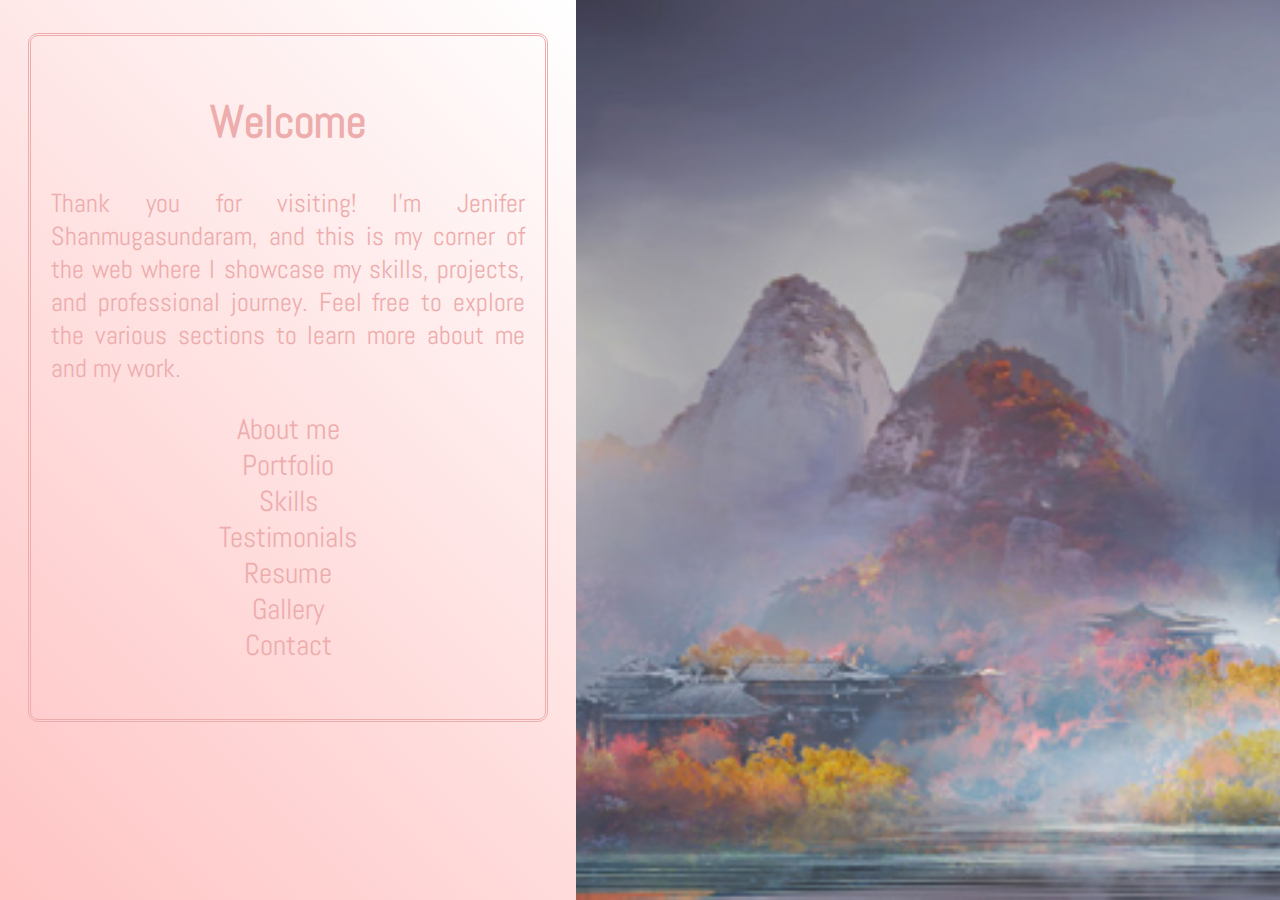
<file: index.html>
<html>
<head>
<link rel="icon" type="image/x-icon" href="assets/icon.png">
<meta name="viewport" content="width=device-width, initial-scale=1.0">
<title>Jenifer Shanmugasundaram</title>
</head>
<frameset cols="45%, 55%" frameborder="0" border="0" framespacing="0">
<frame src="top1.html" name="top" noresize>
<frame src="wel.html" name="right" frameborder="0" noresize>
</frameset>
</frameset>
</html>
</file>
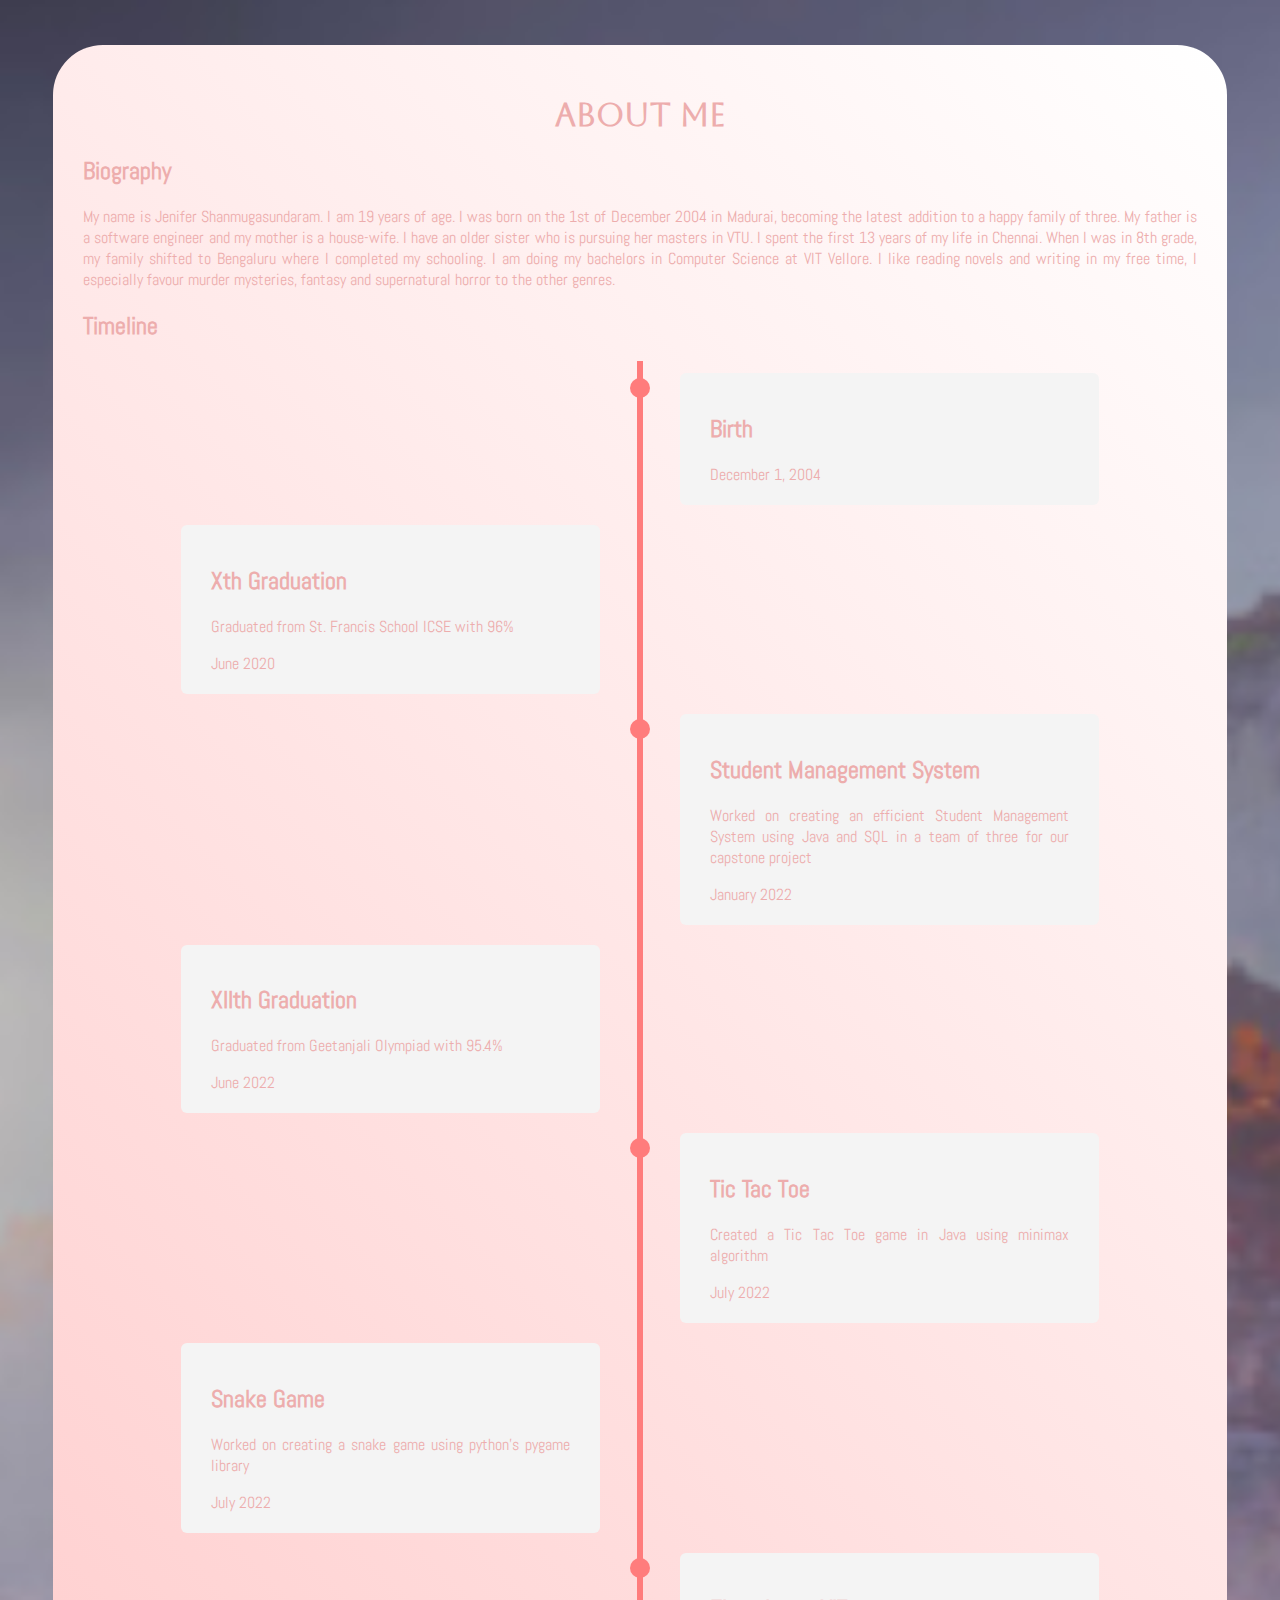
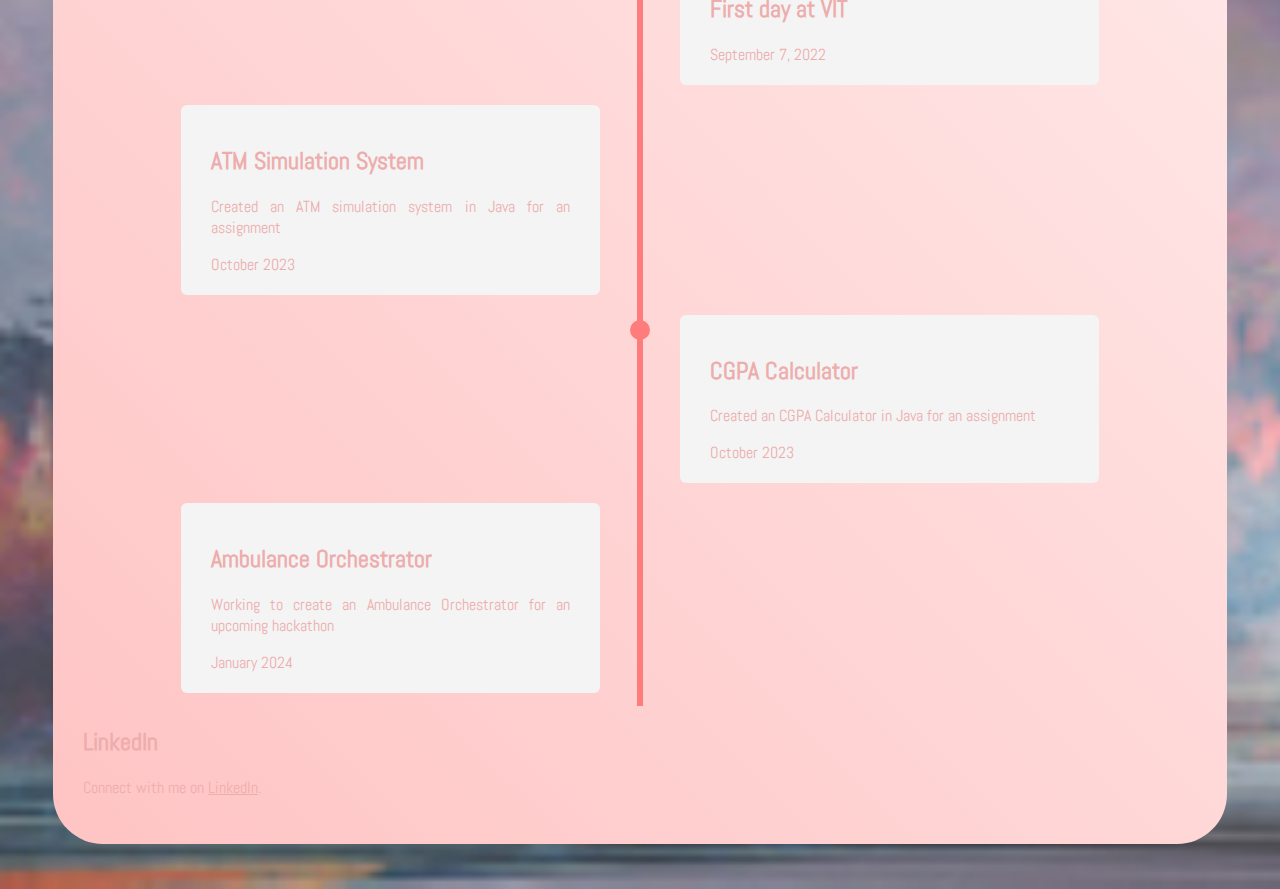
<file: about.html>
<html>
<head>
<title>About Me</title>
<link href="https://fonts.googleapis.com/css2?display=swap&amp;family=Aboreto:ital,wght@0,400;1,400&amp;family=Abel:ital,wght@0,400;1,400" rel="stylesheet" type="text/css">
<link href="style.css" rel="stylesheet" type="text/css">
</head>
<body class="fade-in-image">
<div class="container b">
<header>
<h1>About Me</h1>
</header>
<section>
<h2>Biography</h2>
<p>My name is Jenifer Shanmugasundaram. I am 19 years of age. I was born on the 1st of December 2004 in Madurai, becoming the latest addition to a happy family of three. My father is a software engineer and my mother is a house-wife. I have an older sister who is pursuing her masters in VTU. I spent the first 13 years of my life in Chennai. When I was in 8th grade, my family shifted to Bengaluru where I completed my schooling. I am doing my bachelors in Computer Science at VIT Vellore. I like reading novels and writing in my free time, I especially favour murder mysteries, fantasy and supernatural horror to the other genres.
</p>
</section>

<section>
<h2>Timeline</h2>

<div class="timeline">
<div class="timeline-item ">
<div class="timeline-icon"></div>
<div class="timeline-content zoom">
<h2>Birth</h2>
<span class="date">December 1, 2004</span>
</div>
</div>
<div class="timeline-item">
<div class="timeline-icon1"></div>
<div class="timeline-content zoom">
<h2>Xth Graduation</h2>
<p>Graduated from St. Francis School ICSE with 96%</p>
<span class="date">June 2020</span>
</div>
</div>
<div class="timeline-item">
<div class="timeline-icon"></div>
<div class="timeline-content zoom">
<h2>Student Management System</h2>
<p>Worked on creating an efficient Student Management System using Java and SQL in a team of three for our capstone project</p>
<span class="date">January 2022</span>
</div>
</div>
<div class="timeline-item">
<div class="timeline-icon1"></div>
<div class="timeline-content zoom">
<h2>XIIth Graduation</h2>
<p>Graduated from Geetanjali Olympiad with 95.4%</p>
<span class="date">June 2022</span>
</div>
</div>
<div class="timeline-item">
<div class="timeline-icon"></div>
<div class="timeline-content zoom">
<h2>Tic Tac Toe</h2>
<p>Created a Tic Tac Toe game in Java using minimax algorithm</p>
<span class="date">July 2022</span>
</div>
</div>
<div class="timeline-item ">
<div class="timeline-icon1"></div>
<div class="timeline-content zoom">
<h2>Snake Game</h2>
<p>Worked on creating a snake game using python's pygame library</p>
<span class="date">July 2022</span>
</div>
</div>
<div class="timeline-item ">
<div class="timeline-icon"></div>
<div class="timeline-content zoom">
<h2>First day at VIT</h2>
<span class="date">September 7, 2022</span>
</div>
</div>
<div class="timeline-item ">
<div class="timeline-icon1"></div>
<div class="timeline-content zoom">
<h2>ATM Simulation System</h2>
<p>Created an ATM simulation system in Java for an assignment</p>
<span class="date">October 2023</span>
</div>
</div>
<div class="timeline-item ">
<div class="timeline-icon"></div>
<div class="timeline-content zoom">
<h2>CGPA Calculator</h2>
<p>Created an CGPA Calculator in Java for an assignment</p>
<span class="date">October 2023</span>
</div>
</div>
<div class="timeline-item ">
<div class="timeline-icon1"></div>
<div class="timeline-content zoom">
<h2>Ambulance Orchestrator</h2>
<p>Working to create an Ambulance Orchestrator for an upcoming hackathon</p>
<span class="date">January 2024</span>
</div>
</div>
</section>

<section>
<h2>LinkedIn</h2>
<p>Connect with me on <a href="https://www.linkedin.com/in/jenifer-shanmugasundaram" target="_blank">LinkedIn</a>.</p>
</section>
</div>
</body>
</html>
</file>
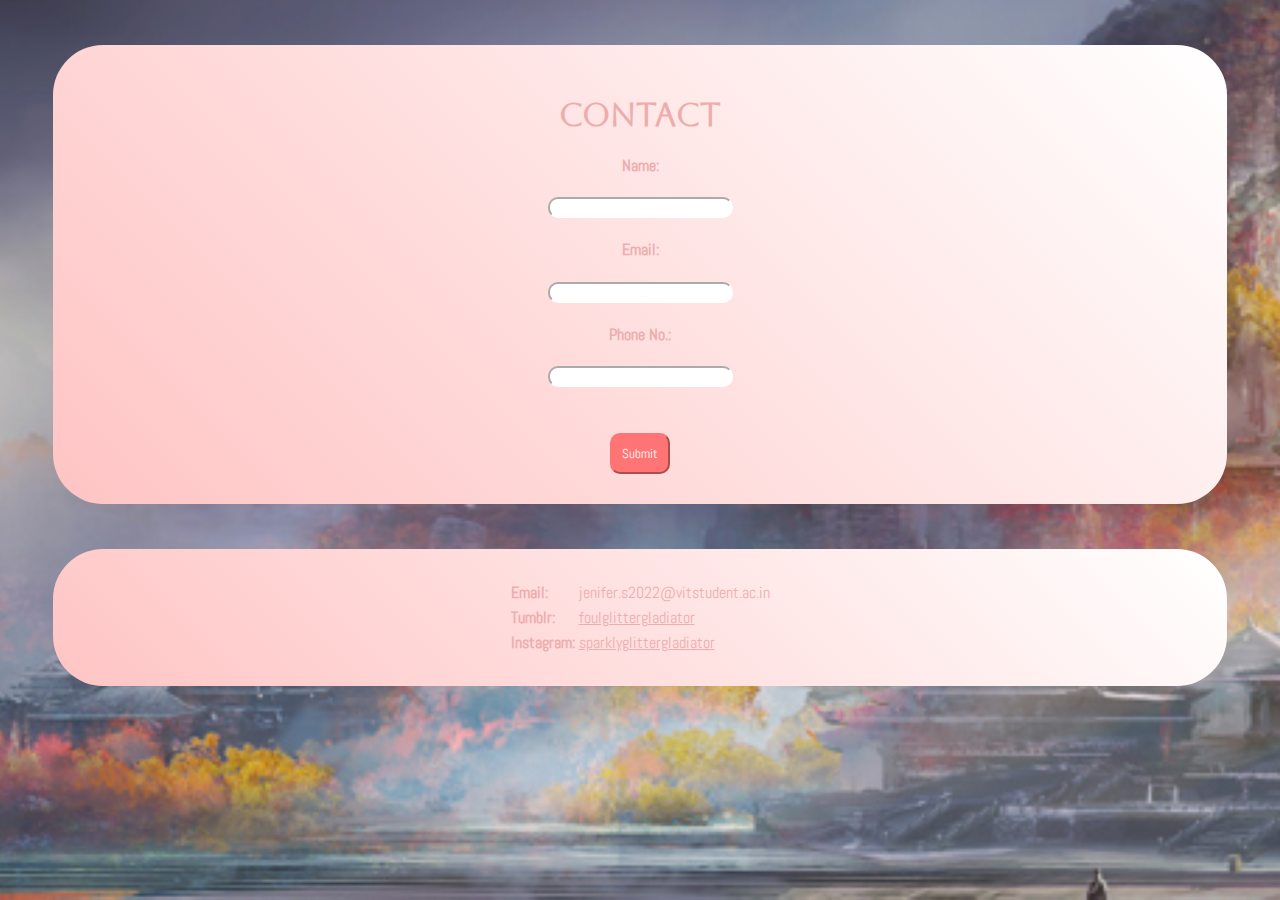
<file: contact10.html>
<html>
<head>
<title>Contact</title>
<link href="https://fonts.googleapis.com/css2?display=swap&amp;family=Aboreto:ital,wght@0,400;1,400&amp;family=Abel:ital,wght@0,400;1,400" rel="stylesheet" type="text/css">
<link href="style.css" rel="stylesheet" type="text/css">
<style>
p
{
    color: #edadad;
}
input
{
    color: #edadad;
}
input:focus
{
    border-color: #edadad;
    outline: #edadad;
}
</style>
</head>
<body class="fade-in-image">
<div class="container b">
<header>
<h1>Contact</h1>
</header>
<section>
<center>
<form method="post" action=#>
<label for="fname"><h4>Name: </h4></label>
<input id="fname" name="fname" required/>
<label for="em"><h4>Email: </h4></label>
<input type="email" id="em" name="em" required/>
<label for="phno"><h4>Phone No.: </h4></label>
<input  id="phno" name="phno"/>
</center>
<center>
<button type="submit" formaction="contact10.html" onsubmit="return validate()">Submit</button>
</center>
</form>
</section>
</div>
<div class="container b">
<center>
<table>
<tr>
<td>
<b><p>Email: </p></b>
</td>
<td><p>jenifer.s2022@vitstudent.ac.in</p></td>
</tr>
<tr>
<td>
<b><p>Tumblr: </p></b>
</td>
<td><a href="https://www.tumblr.com/blog/foulglittergladiator" target="_blank"><p class="zoom">foulglittergladiator</p></td>
</tr>
<tr>
<td>
<b><p>Instagram: </p></b>
</td>
<td><a class="zoom"href="https://www.instagram.com/sparklyglittergladiator/" target="_blank"><p class="zoom">sparklyglittergladiator</p></td>
</tr>
</table>
</center>
</div>
<script>
    function validate()
    {
        var x=document.getElementById("phno").value;
        if(x.match(/^\+[0-9]{12}$/))
        {
            return true;
        }
        alert("Enter correct phone no. Add country code to start.");
        return false;
    }
</script>
</body>
</html>
</file>
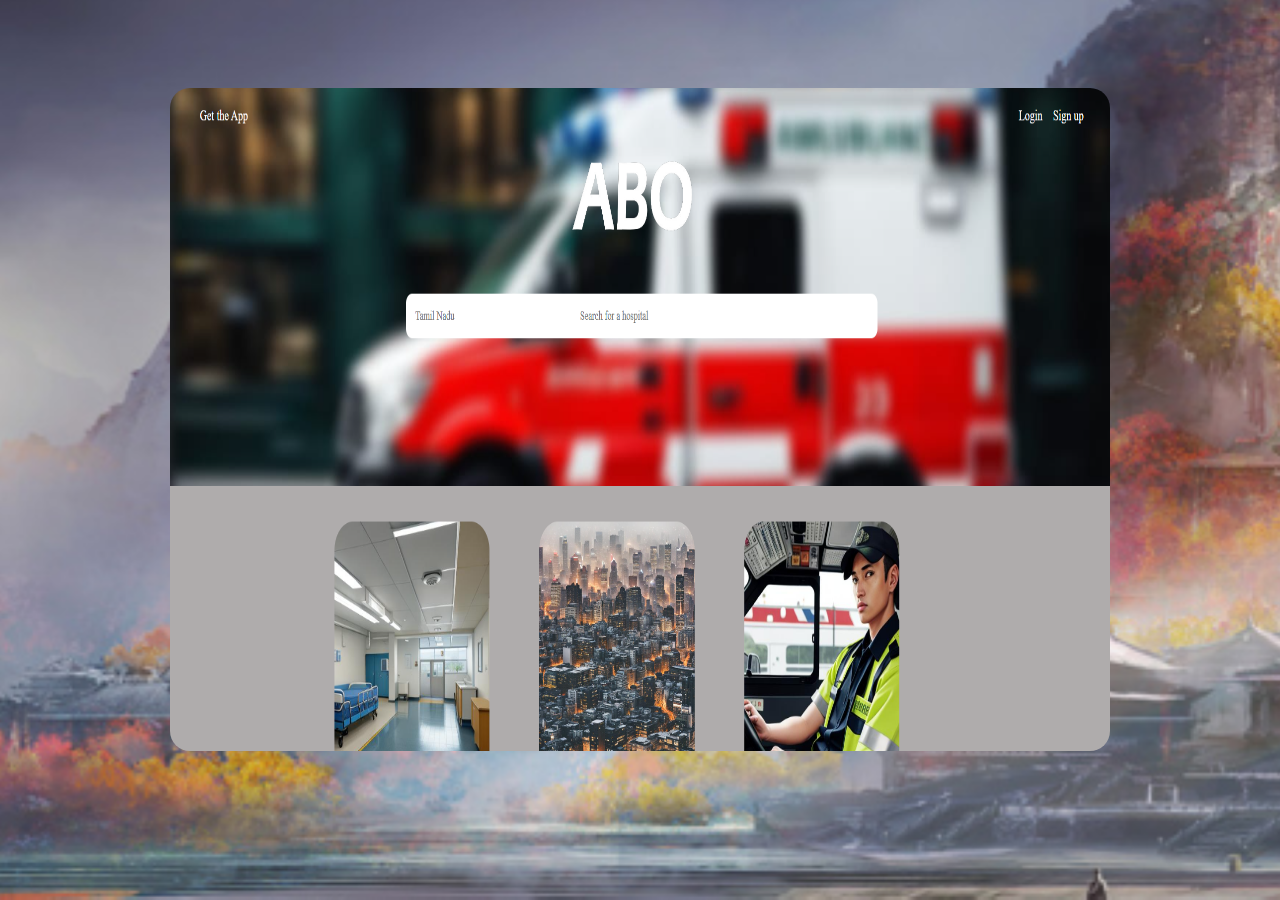
<file: Gallery.html>
<html>
<head>
<link href="https://fonts.googleapis.com/css2?display=swap&amp;family=Aboreto:ital,wght@0,400;1,400&amp;family=Abel:ital,wght@0,400;1,400" rel="stylesheet" type="text/css">
<link href="style.css" rel="stylesheet" type="text/css">
</head>
<body class="fade-in-image">
<center>
<div class="slideshow-container">
<div class="mySlides fade">
<img src="assets/img1.png" style="width:95%;height:75%;border-radius: 20px;">
</div>
<div class="mySlides fade">
<img src="assets/img3.png" style="width:95%;height:75%;border-radius: 20px;">
</div>
<div class="mySlides fade">
<img src="assets/img4.png" style="width:95%;height:75%;border-radius: 20px;">
</div>
<div class="mySlides fade">
<img src="assets/img5.png" style="width:95%;height:75%;border-radius: 20px;">
</div>
<div class="mySlides fade">
<img src="assets/img2.png" style="width:95%;height:75%;border-radius: 20px;">
</div>
</div>
</center>
<br>
<div style="text-align:center">
    <span class="dot"></span>
    <span class="dot"></span>
    <span class="dot"></span>
    <span class="dot"></span>
    <span class="dot"></span>
</div>
</div>
<script src="slide.js"></script>
</body>
</html>
</file>
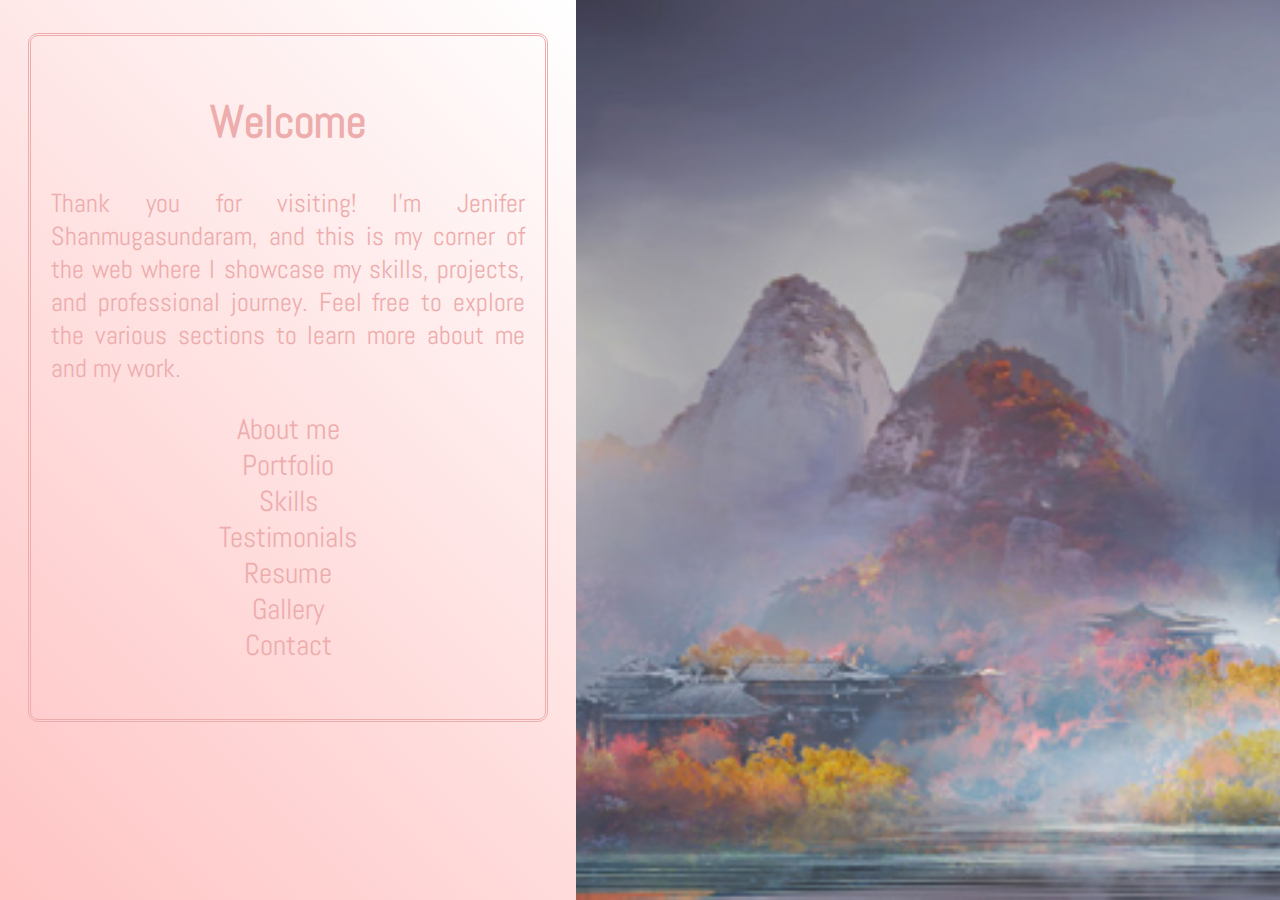
<file: index1.html>
<html>
<head>
<link rel="icon" type="image/x-icon" href="assets/icon.png">
<meta name="viewport" content="width=device-width, initial-scale=1.0">
<title>Jenifer Shanmugasundaram</title>
</head>
<frameset cols="45%, 55%" frameborder="0" border="0" framespacing="0">
<frame src="top1.html" name="top" noresize>
<frame src="wel.html" name="right" frameborder="0" noresize>
</frameset>
</frameset>
</html>
</file>
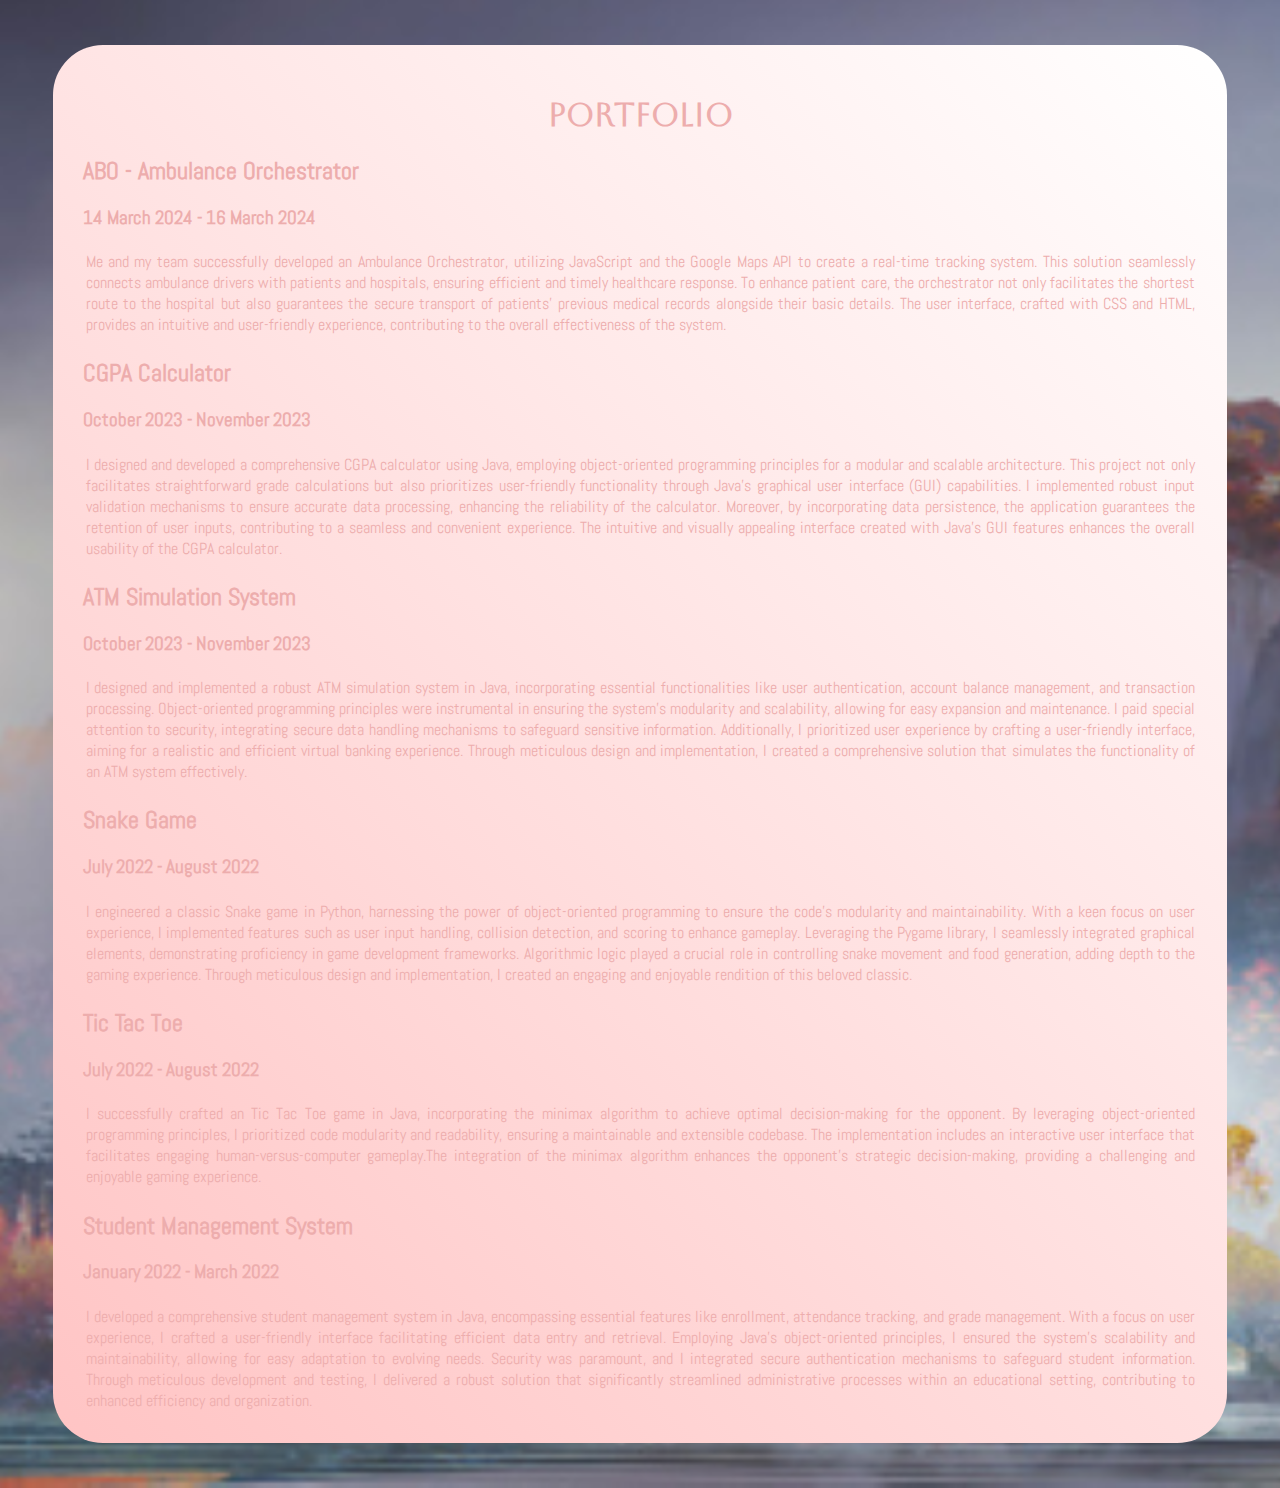
<file: portfolio.html>
<html>
<head>
<title>Portfolio</title>
<link href="https://fonts.googleapis.com/css2?display=swap&amp;family=Aboreto:ital,wght@0,400;1,400&amp;family=Abel:ital,wght@0,400;1,400" rel="stylesheet" type="text/css">
<link href="style.css" rel="stylesheet" type="text/css">
</head>
<body class="fade-in-image">
<div class="container b">
<header>
<h1>Portfolio</h1>
</header>
<section>
<h2>ABO - Ambulance Orchestrator</h2>
<h3>14 March 2024 - 16 March 2024</h3>
<div class="text p">
Me and my team successfully developed an Ambulance Orchestrator, utilizing JavaScript and the Google Maps API to create a real-time tracking system. This solution seamlessly connects ambulance drivers with patients and hospitals, ensuring efficient and timely healthcare response. To enhance patient care, the orchestrator not only facilitates the shortest route to the hospital but also guarantees the secure transport of patients' previous medical records alongside their basic details. The user interface, crafted with CSS and HTML, provides an intuitive and user-friendly experience, contributing to the overall effectiveness of the system. 
</div>
</section>
<section>
<h2>CGPA Calculator</h2>
<h3>October 2023 - November 2023</h3>
<div class="text p">
I designed and developed a comprehensive CGPA calculator using Java, employing object-oriented programming principles for a modular and scalable architecture. This project not only facilitates straightforward grade calculations but also prioritizes user-friendly functionality through Java's graphical user interface (GUI) capabilities. I implemented robust input validation mechanisms to ensure accurate data processing, enhancing the reliability of the calculator. Moreover, by incorporating data persistence, the application guarantees the retention of user inputs, contributing to a seamless and convenient experience. The intuitive and visually appealing interface created with Java's GUI features enhances the overall usability of the CGPA calculator.
</div>
</section>
<section>
<h2>ATM Simulation System</h2>
<h3>October 2023 - November 2023</h3>
<div class="text p">
I designed and implemented a robust ATM simulation system in Java, incorporating essential functionalities like user authentication, account balance management, and transaction processing. Object-oriented programming principles were instrumental in ensuring the system's modularity and scalability, allowing for easy expansion and maintenance. I paid special attention to security, integrating secure data handling mechanisms to safeguard sensitive information. Additionally, I prioritized user experience by crafting a user-friendly interface, aiming for a realistic and efficient virtual banking experience. Through meticulous design and implementation, I created a comprehensive solution that simulates the functionality of an ATM system effectively. 
</div>
</section>
<section>
<h2>Snake Game</h2>
<h3>July 2022 - August 2022</h3>
<div class="text p">
I engineered a classic Snake game in Python, harnessing the power of object-oriented programming to ensure the code's modularity and maintainability. With a keen focus on user experience, I implemented features such as user input handling, collision detection, and scoring to enhance gameplay. Leveraging the Pygame library, I seamlessly integrated graphical elements, demonstrating proficiency in game development frameworks. Algorithmic logic played a crucial role in controlling snake movement and food generation, adding depth to the gaming experience. Through meticulous design and implementation, I created an engaging and enjoyable rendition of this beloved classic.
</div>
</section>
<section>
<h2>Tic Tac Toe</h2>
<h3>July 2022 - August 2022</h3>
<div class="text p">
I successfully crafted an Tic Tac Toe game in Java, incorporating the minimax algorithm to achieve optimal decision-making for the opponent. By leveraging object-oriented programming principles, I prioritized code modularity and readability, ensuring a maintainable and extensible codebase. The implementation includes an interactive user interface that facilitates engaging human-versus-computer gameplay.The integration of the minimax algorithm enhances the opponent's strategic decision-making, providing a challenging and enjoyable gaming experience. 
</div>
</section>
<section>
<h2>Student Management System</h2>
<h3>January 2022 - March 2022</h3>
<div class="text p">
I developed a comprehensive student management system in Java, encompassing essential features like enrollment, attendance tracking, and grade management. With a focus on user experience, I crafted a user-friendly interface facilitating efficient data entry and retrieval. Employing Java's object-oriented principles, I ensured the system's scalability and maintainability, allowing for easy adaptation to evolving needs. Security was paramount, and I integrated secure authentication mechanisms to safeguard student information. Through meticulous development and testing, I delivered a robust solution that significantly streamlined administrative processes within an educational setting, contributing to enhanced efficiency and organization. 
</div>
</section>
</div>
</body>
</html>
</file>
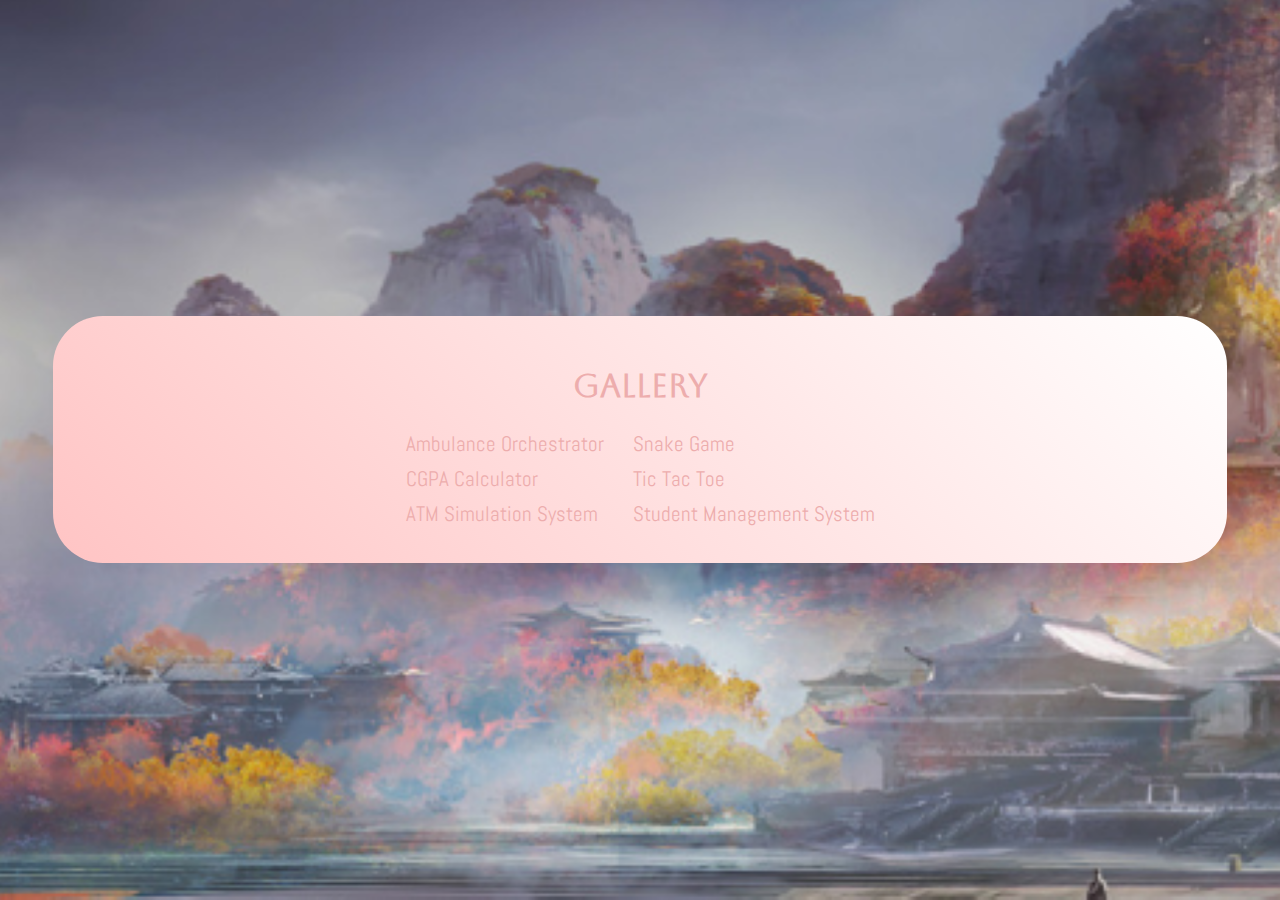
<file: proj.html>
<html>
<head>
<title>Gallery</title>
<link href="https://fonts.googleapis.com/css2?display=swap&amp;family=Aboreto:ital,wght@0,400;1,400&amp;family=Abel:ital,wght@0,400;1,400" rel="stylesheet" type="text/css">
<link href="style.css" rel="stylesheet" type="text/css">
<style>
a
{
text-decoration: none;
font-family:Abel;
margin: 10px;
font-size: 130%;
}
.container
{
    margin-top: 25%;
}
</style>
</head>
<body class="fade-in-image">
<div class="container b">
<header>
<h1>Gallery</h1>
</header>
<center>
<table>
<tr>
<td>
<div class="zoom">
<a href="Gallery.html" target="right">Ambulance Orchestrator</a>
</div>
</td>
<td>
<div class="zoom">
<a href="#" target="right">Snake Game</a>
</div>  
</td>
</tr>
<tr>
<td>
<div class="zoom">
<a href=# target="right">CGPA Calculator</a>
</div>
</td>
<td>
<div class="zoom">
<a href=# target="right">Tic Tac Toe</a>
</div>
</td>
</tr>
<tr>
<td>
<div class="zoom">
<a href=# target="right">ATM Simulation System</a>
</div>
</td>
<td>
<div class="zoom">
<a href="sm.html" target="right">Student Management System</a>
</div>
</td>
</tr>
</table>
</center>
</div>
</body>
</html>
</file>
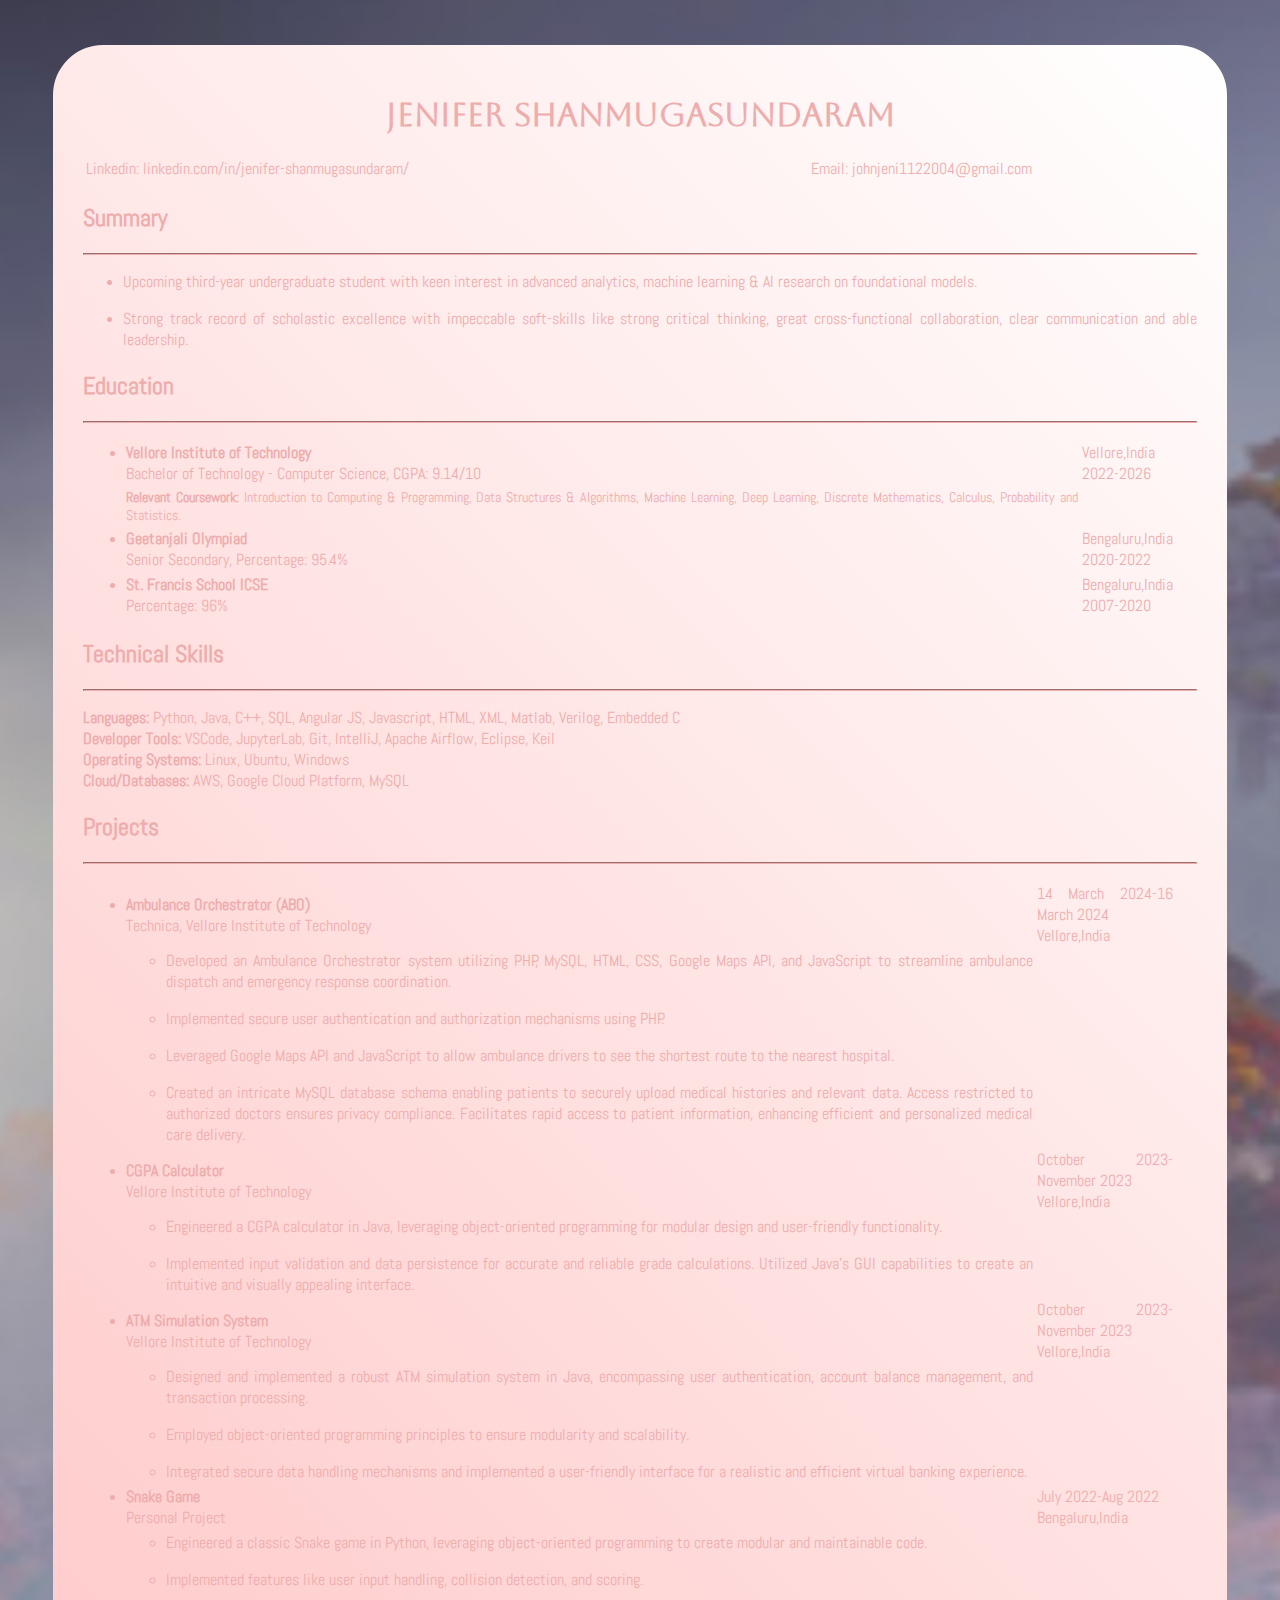
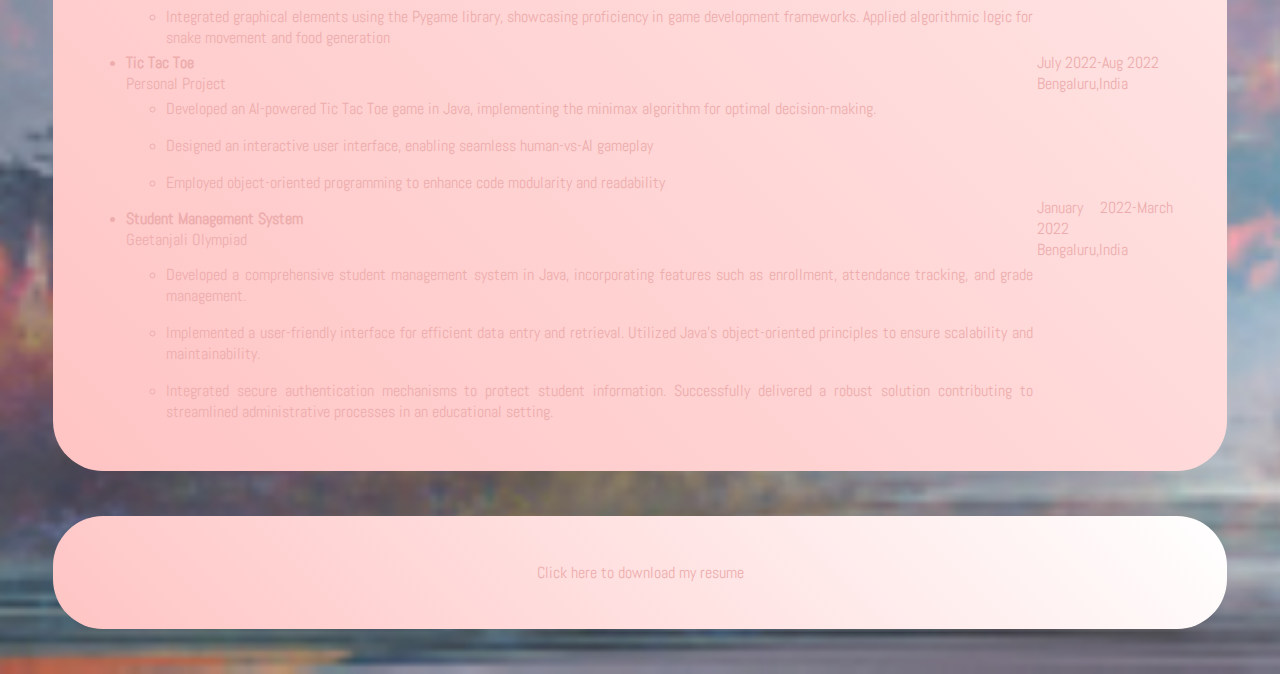
<file: resume.html>
<html>
<head>
<title>Resume</title>
<link href="https://fonts.googleapis.com/css2?display=swap&amp;family=Aboreto:ital,wght@0,400;1,400&amp;family=Abel:ital,wght@0,400;1,400" rel="stylesheet" type="text/css">
<link href="style.css" rel="stylesheet" type="text/css">
<style>
a
{
text-decoration: none;
}
.e
{
text-align: center;
}
p
{
    color: #edadad;
}
li::marker {
 color: #edadad;;
}
</style>
</head>
<body class="fade-in-image">
<div class="container b">
<header>
<h1>Jenifer Shanmugasundaram</h1>
</header>
<section>
<table width="110%">
<tr>
<td>
<p>Linkedin: <a href="https://www.linkedin.com/in/jenifer-shanmugasundaram" target="_blank">linkedin.com/in/jenifer-shanmugasundaram/</a></p>
</td>
<td>
<p>Email: johnjeni1122004@gmail.com</p>
</td>
</tr>
</table>
</section>
<section>
<h2>Summary</h2>
<hr>
<ul>
<li>
<p>Upcoming third-year undergraduate student with keen interest in advanced analytics, machine learning & AI research on foundational models.</p>
</li>
<li>
<p>Strong track record of scholastic excellence with impeccable soft-skills like strong critical thinking, great cross-functional collaboration, clear communication and able leadership.</p>
</li>
</ul>
</section>
<section>
<h2>Education</h2>
<hr>
<ul>
<table width="98%">
<tr>
<td>
<li><p><b>Vellore Institute of Technology</b><br>Bachelor of Technology - Computer Science, CGPA: 9.14/10</p></li>
</td>
<td><p>Vellore,India<br>2022-2026</p></td>
</tr>
<tr>
<td>
<p class="c"><b>Relevant Coursework:</b> Introduction to Computing & Programming, Data Structures & Algorithms, Machine Learning, Deep Learning, Discrete Mathematics, Calculus, Probability and Statistics.</p>
</td>
</tr>
<tr>
<td>
<li><p><b>Geetanjali Olympiad</b><br>Senior Secondary, Percentage: 95.4%</p></li>
</td>
<td><p>Bengaluru,India<br>2020-2022</p></td>
</tr>
<tr>
<td>
<li><p><b>St. Francis School ICSE</b><br>Percentage: 96%</p></li>
</td>
<td><p>Bengaluru,India<br>2007-2020</p></td>
</tr>
</table>
</ul>
</section>
<section>
<h2>Technical Skills</h2>
<hr>
<p><b>Languages: </b>Python, Java, C++, SQL, Angular JS, Javascript, HTML, XML, Matlab, Verilog, Embedded C<br>
<b>Developer Tools: </b>VSCode, JupyterLab, Git, IntelliJ, Apache Airflow, Eclipse, Keil<br>
<b>Operating Systems: </b>Linux, Ubuntu, Windows<br>
<b>Cloud/Databases: </b>AWS, Google Cloud Platform, MySQL
</p>
</section>
<section>
<h2>Projects</h2>
<hr>
<ul>
<table width="98%">
<tr>
<td>
<li><p><b>Ambulance Orchestrator (ABO)</b><br>Technica, Vellore Institute of Technology</p></li>
</td>
<td><p>14 March 2024-16 March 2024<br>Vellore,India</p></td>
</tr>
<tr>
<td>
<ul class="d">
<li ><p>Developed an Ambulance Orchestrator system utilizing PHP, MySQL, HTML, CSS, Google Maps API, and JavaScript to streamline ambulance dispatch and emergency response coordination.</p></li>
<li ><p>Implemented secure user authentication and authorization mechanisms using PHP.</p></li>
<li ><p>Leveraged Google Maps API and JavaScript to allow ambulance drivers to see the shortest route to the nearest hospital.</p></li>
<li ><p>Created an intricate MySQL database schema enabling patients to securely upload medical histories and relevant data. Access restricted to authorized doctors ensures privacy compliance. Facilitates rapid access to patient information, enhancing efficient and personalized medical care delivery.</p></li>
</ul>
</td>
</tr>
<tr>
<td>
<li><p><b>CGPA Calculator</b><br>Vellore Institute of Technology</p></li>
</td>
<td><p>October 2023-November 2023<br>Vellore,India</p></td>
</tr>
<tr>
<td>
<ul class="d">
<li ><p>Engineered a CGPA calculator in Java, leveraging object-oriented programming for modular design and user-friendly functionality.</p></li>
<li ><p>Implemented input validation and data persistence for accurate and reliable grade calculations. Utilized Java’s GUI capabilities to create an intuitive and visually appealing interface.</p></li>
</ul>
</td>
</tr>
<tr>
<td>
<li><p><b>ATM Simulation System</b><br>Vellore Institute of Technology</p></li>
</td>
<td><p>October 2023-November 2023<br>Vellore,India</p></td>
</tr>
<tr>
<td>
<ul class="d">
<li ><p>Designed and implemented a robust ATM simulation system in Java, encompassing user authentication, account balance management, and transaction processing.</p></li>
<li ><p>Employed object-oriented programming principles to ensure modularity and scalability.</p></li>
<li ><p>Integrated secure data handling mechanisms and implemented a user-friendly interface for a realistic and efficient virtual banking experience.</p></li>
</ul>
</td>
</tr>
<tr>
<td>
<li><p><b>Snake Game</b><br>Personal Project</p></li>
</td>
<td><p>July 2022-Aug 2022<br>Bengaluru,India</p></td>
</tr>
<tr>
<td>
<ul class="d">
<li ><p>Engineered a classic Snake game in Python, leveraging object-oriented programming to create modular and maintainable code.</p></li>
<li ><p>Implemented features like user input handling, collision detection, and scoring.</p></li>
<li><p>Integrated graphical elements using the Pygame library, showcasing proficiency in game development frameworks. Applied algorithmic logic for snake movement and food generation</p></li>
</ul>
</td>
</tr>
<tr>
<td>
<li><p><b>Tic Tac Toe</b><br>Personal Project</p></li>
</td>
<td><p>July 2022-Aug 2022<br>Bengaluru,India</p></td>
</tr>
<tr>
<td>
<ul class="d">
<li ><p>Developed an AI-powered Tic Tac Toe game in Java, implementing the minimax algorithm for optimal decision-making.</p></li>
<li ><p>Designed an interactive user interface, enabling seamless human-vs-AI gameplay</p></li>
<li><p>Employed object-oriented programming to enhance code modularity and readability</p></li>
</ul>
</td>
</tr>
<tr>
<td>
<li><p><b>Student Management System</b><br>Geetanjali Olympiad</p></li>
</td>
<td><p>January 2022-March 2022<br>Bengaluru,India</p></td>
</tr>
<tr>
<td>
<ul class="d">
<li ><p>Developed a comprehensive student management system in Java, incorporating features such as enrollment, attendance tracking, and grade management.
</p></li>
<li ><p>Implemented a user-friendly interface for efficient data entry and retrieval. Utilized Java’s object-oriented principles to ensure scalability and maintainability.</p></li>
<li><p>Integrated secure authentication mechanisms to protect student information. Successfully delivered a robust solution contributing to streamlined administrative processes in an educational setting.</p></li>
</ul>
</td>
</tr>
</table>
</ul>
</section>
</div>
<div class="container b">
<a href ="assets/resume_jeni (11).pdf"><p class="e">Click here to download my resume</p></a>  
</div>
</body>
</html>
</file>
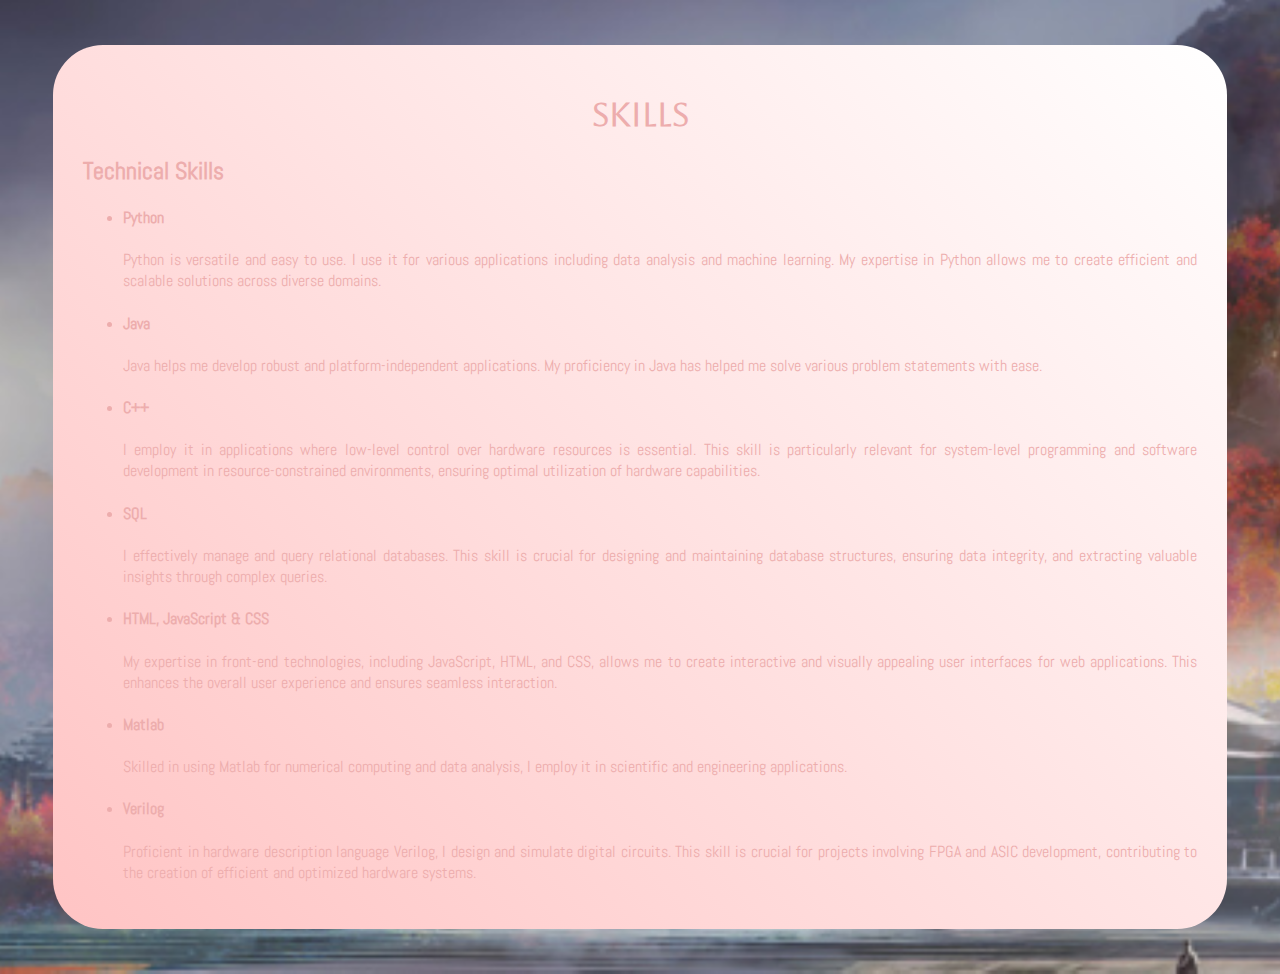
<file: skills.html>
<html>
<head>
<title>Skills</title>
<link href="https://fonts.googleapis.com/css2?display=swap&amp;family=Aboreto:ital,wght@0,400;1,400&amp;family=Abel:ital,wght@0,400;1,400" rel="stylesheet" type="text/css">
<link href="style.css" rel="stylesheet" type="text/css">
</head>
<body class="fade-in-image">
<div class="container b">
<header>
<h1>Skills</h1>
</header>
<h2>Technical Skills</h2>
<section>
<ul>
<li><h4>Python</h4></li>
<p>
Python is versatile and easy to use. I use it for various applications including data analysis and machine learning. My expertise in Python allows me to create efficient and scalable solutions across diverse domains.
</p>
</ul>
</section>
<section>
<ul>
<li><h4>Java</h4></li>
<p>
Java helps me develop robust and platform-independent applications. My proficiency in Java has helped me solve various problem statements with ease.
</p>
</ul>
</section>
<section>
<ul>
<li><h4>C++</h4></li>
<p>
I employ it in applications where low-level control over hardware resources is essential. This skill is particularly relevant for system-level programming and software development in resource-constrained environments, ensuring optimal utilization of hardware capabilities.
</p>
</ul>
</section>
<section>
<ul>
<li><h4>SQL</h4></li>
<p>
I effectively manage and query relational databases. This skill is crucial for designing and maintaining database structures, ensuring data integrity, and extracting valuable insights through complex queries.
</p>
</ul>
</section>
<section>
<ul>
<li><h4>HTML, JavaScript & CSS</h4></li>
<p>
My expertise in front-end technologies, including JavaScript, HTML, and CSS, allows me to create interactive and visually appealing user interfaces for web applications. This enhances the overall user experience and ensures seamless interaction.
</p>
</ul>
</section>
<section>
<ul>
<li><h4>Matlab</h4></li>
<p>
Skilled in using Matlab for numerical computing and data analysis, I employ it in scientific and engineering applications.
</p>
</ul>
</section>
<section>
<ul>
<li><h4>Verilog</h4></li>
<p>
Proficient in hardware description language Verilog, I design and simulate digital circuits. This skill is crucial for projects involving FPGA and ASIC development, contributing to the creation of efficient and optimized hardware systems.
</p>
</ul>
</section>
</div>
</body>
</html>
</file>
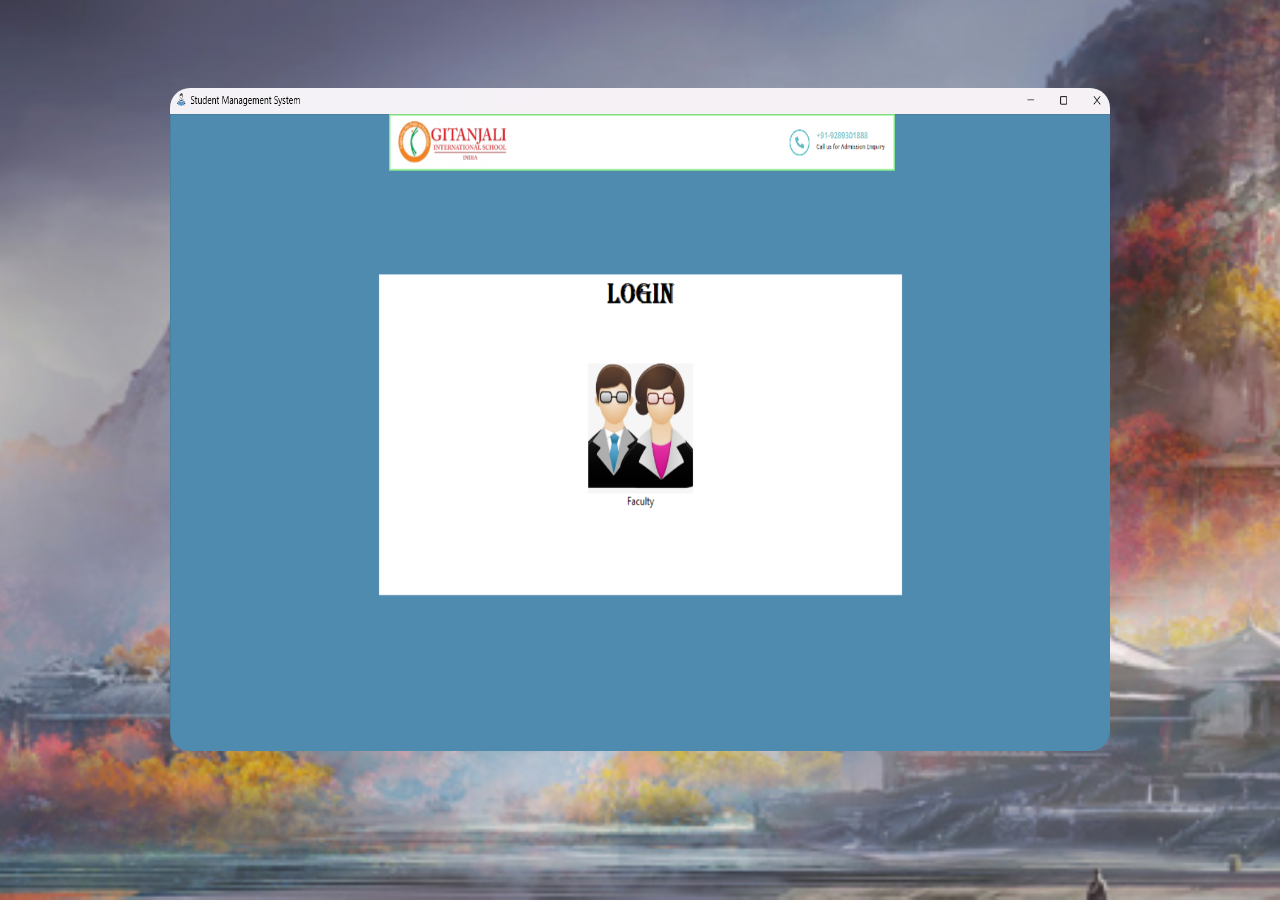
<file: sm.html>
<html>
<head>
<link href="https://fonts.googleapis.com/css2?display=swap&amp;family=Aboreto:ital,wght@0,400;1,400&amp;family=Abel:ital,wght@0,400;1,400" rel="stylesheet" type="text/css">
<link href="style.css" rel="stylesheet" type="text/css">
</head>
<body class="fade-in-image">
<center>
<div class="slideshow-container">
<div class="mySlides fade">
<img src="assets/sms.png" style="width:95%;height:75%;border-radius: 20px;">
</div>
<div class="mySlides fade">
<img src="assets/sms1.png" style="width:95%;height:75%;border-radius: 20px;">
</div>
<div class="mySlides fade">
<img src="assets/sms2.png" style="width:95%;height:75%;border-radius: 20px;">
</div>
<div class="mySlides fade">
<img src="assets/sms3.png" style="width:95%;height:75%;border-radius: 20px;">
</div>
<div class="mySlides fade">
<img src="assets/sms4.png" style="width:95%;height:75%;border-radius: 20px;">
</div>
</div>
</center>
<br>
<div style="text-align:center">
    <span class="dot"></span>
    <span class="dot"></span>
    <span class="dot"></span>
    <span class="dot"></span>
    <span class="dot"></span>
</div>
</div>
<script src="slide.js"></script>
</body>
</html>
</file>
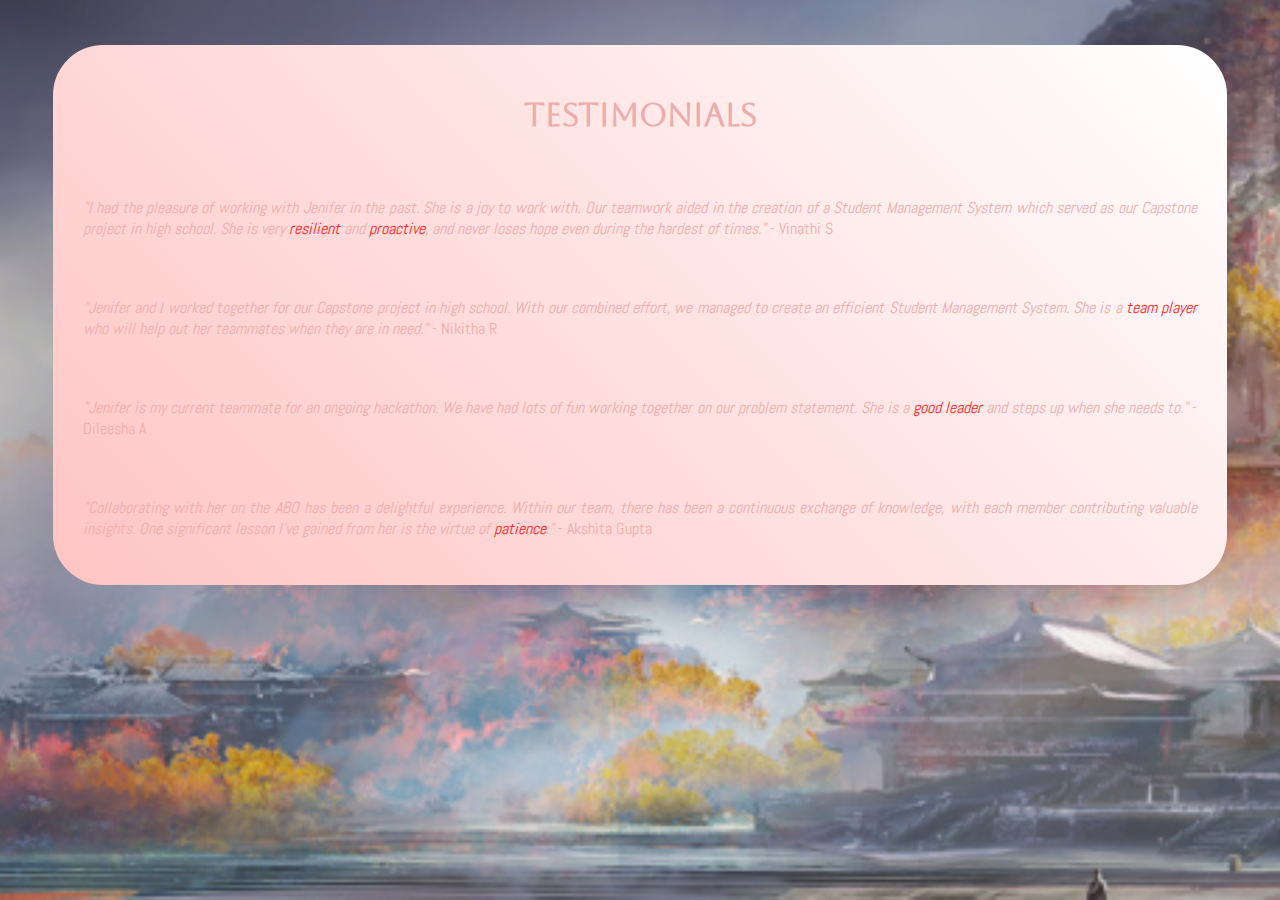
<file: testimonials.html>
<html>
<head>
<title>Testimonials</title>
<link href="https://fonts.googleapis.com/css2?display=swap&amp;family=Aboreto:ital,wght@0,400;1,400&amp;family=Abel:ital,wght@0,400;1,400" rel="stylesheet" type="text/css">
<link href="style.css" rel="stylesheet" type="text/css">
</head>
<body class="fade-in-image">
<div class="container b">
<header>
<h1>Testimonials</h1>
</header>
<section>
<p><br><br><em>
"I had the pleasure of working with Jenifer in the past. She is a joy to work with. Our teamwork aided in the creation of a Student Management System which served as our Capstone project in high school. She is very <mark>resilient</mark> and <mark>proactive</mark>, and never loses hope even during the hardest of times."</em> - Vinathi S
</p>
<p><br><br><em>
"Jenifer and I worked together for our Capstone project in high school. With our combined effort, we managed to create an efficient Student Management System. She is a <mark>team player</mark> who will help out her teammates when they are in need."</em> - Nikitha R
</p>
<p><br><br><em>
"Jenifer is my current teammate for an ongoing hackathon. We have had lots of fun working together on our problem statement. She is a <mark>good leader</mark> and steps up when she needs to."</em> - Dileesha A
</p>
<p><br><br><em>
"Collaborating with her on the ABO has been a delightful experience. Within our team, there has been a continuous exchange of knowledge, with each member contributing valuable insights. One significant lesson I've gained from her is the virtue of <mark>patience</mark>."</em> - Akshita Gupta
</p>
</section>
</div>
</body>
</html>
</file>
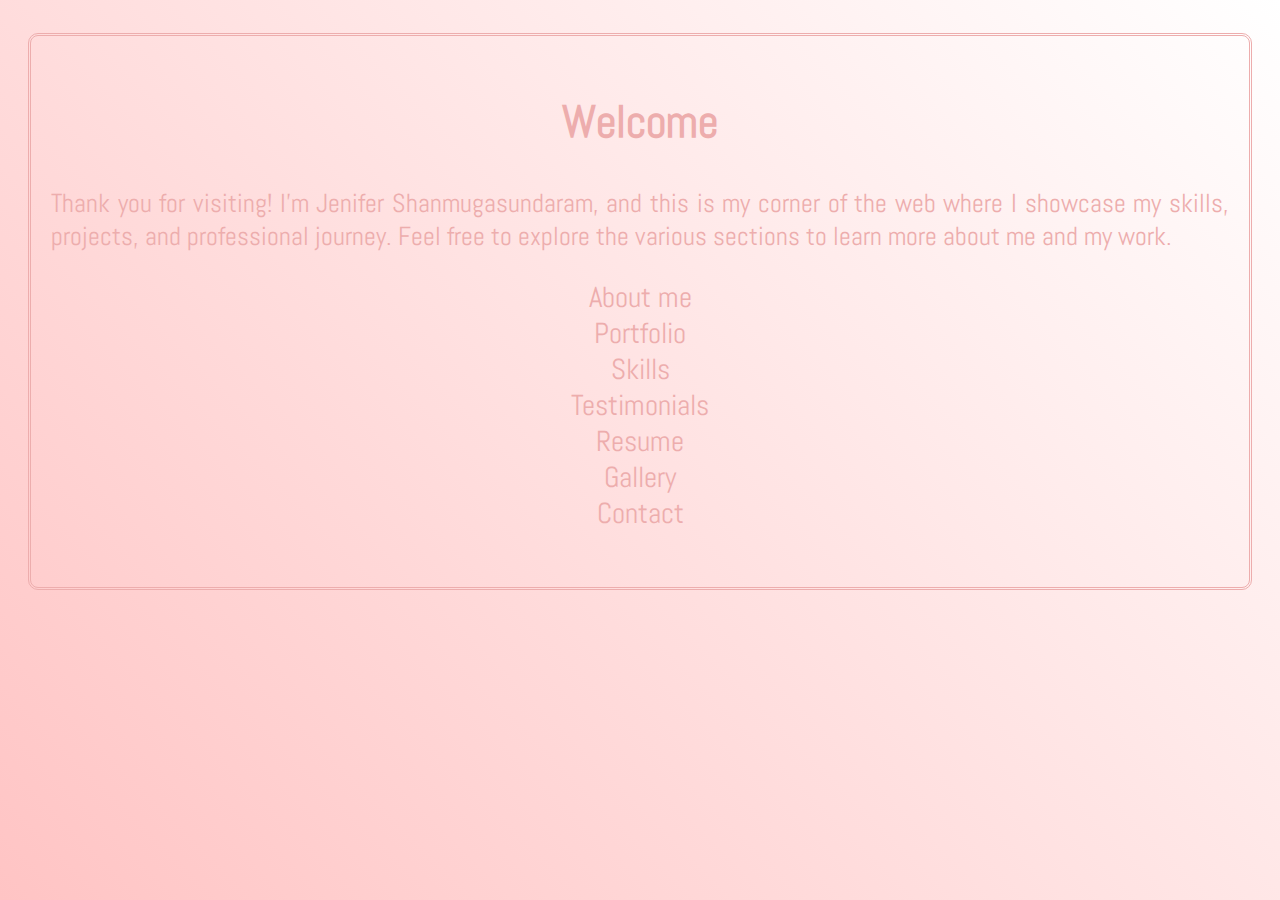
<file: top1.html>
<html>
<head>
<link href="https://fonts.googleapis.com/css2?display=swap&amp;family=Aboreto:ital,wght@0,400;1,400&amp;family=Abel:ital,wght@0,400;1,400" rel="stylesheet" type="text/css">
<link href="styless.css" rel="stylesheet" type="text/css">
<title>Top Frame</title>
<style>
body
{
color:  #edadad;
background-image: linear-gradient(45deg,#ffc4c4,#ffffff);
text-align: center;
}
a
{
text-decoration: none;
font-family:Abel;
margin: 10px;
font-size: 180%;
}
p
{
font-size: 160%;
}
h2{
font-size: 280%;
}
.container
{
    margin-top: 5px;
    border-style:double;
    border-radius: 10px;
    border-color: #edadad;
    padding: 20px;
}
h2,h4,h3
{
font-family: Abel;
}
</style>
</head>
<body>
<div class="container">
<div>
<h2>Welcome</h2>
</div>
<div class="text">
<p>Thank you for visiting! I'm Jenifer Shanmugasundaram, and this is my corner of the web where I showcase my skills, projects, and professional journey. Feel free to explore the various sections to learn more about me and my work.</p>
</div>
<div>
<div class="zoom">
<a href="about.html" target="right">About me</a><br>
</div>
<div class="zoom">
<a href="portfolio.html" target="right">Portfolio</a><br>
</div>
<div class="zoom">
<a href="skills.html" target="right">Skills</a><br>
</div>
<div class="zoom">
<a href="testimonials.html" target="right">Testimonials</a><br>
</div>
<div class="zoom">
<a href="resume.html" target="right">Resume</a><br>
</div>
<div class="zoom">
<a href="proj.html" target="right">Gallery</a>
</div>
</div>
<div class="zoom">
<a href="contact10.html" target="right">Contact</a>
</div>
<div>
    <br>
</div>
<div>
    <br>
</div>
</div>
</body>
</html>
</file>
<file: style.css>
body
{
background-image:url('assets/red.png');
background-size: cover;
}
p
{
font-family: Abel;
text-align: justify;
}
h1
{
font-family: Aboreto;
text-align: center;
}
h2,h4,h3
{
font-family: Abel;
}
div
{
padding: 2.5px;
}
hr
{
border-color: #edadad;
}
.b
{
margin: 45px;
background-image: linear-gradient(45deg,#ffc4c4,#ffffff);
color: #edadad;
border-radius: 50px;
padding: 30px;
}
.timeline 
{
position: relative;
max-width: 1200px;
margin: 0 auto;
}
.timeline::after 
{
content: '';
position: absolute;
width: 6px;
background-color: #ff7c7c;
top: 0;
bottom: 0;
left: 50%;
margin-left: -3px;
}
.timeline-item 
{
padding: 10px 40px;
position: relative;
background-color: inherit;
width: 45%;
}
.timeline-item:nth-child(even) 
{
left: 5%;
}
.timeline-item:nth-child(odd) 
{
left: 50%;
}
.timeline-content 
{
padding: 20px 30px;
background-color: #f4f4f4;
position: relative;
border-radius: 6px;
}
.timeline-icon 
{
position: absolute;
width: 20px;
height: 20px;
background-color: #ff7c7c;
top: 15px;
left: -10px;
border-radius: 50%;
}
.timeline-icon1 
{
position: absolute;
width: 20px;
height: 20px;
background-color: #ff7c7c;
top: 15px;
left: 285.5px;
border-radius: 50%;
}
@keyframes fadeIn 
{
0% { opacity: 0; }
100% { opacity: 1; }
}
.fade-in-image 
{ animation: fadeIn 3s; }
* 
{
box-sizing: border-box;
}
.zoom:hover 
{
-ms-transform: scale(1.025); 
-webkit-transform: scale(1.025); 
transform: scale(1.025); 
}
.p
{
font-family: Abel;
text-align: justify;
}
.b{
margin: 45px;
background-image: linear-gradient(45deg,#ffc4c4,#ffffff);
color: #edadad;
border-radius: 50px;
padding: 30px;
}
.c
{
font-size: 90%;
}
.d
{
list-style-type:circle;
}
button
{
background-color: #ff7474;
box-shadow: 10px;
border-color: #ff7474;
border-radius: 10px;
padding: 10px;
margin-top: 30px;
font-family: Abel;
color: #ffffff;
}
input
{
border-radius: 10px;
border-color: white;
}
a:link
{
color:#edadad;
}
a:visited
{
color: #edadad;
}
span
{
font-family: Abel;
}
hr
{
color: #edadad;
}
mark
{
color: #ff2121;
background-color: inherit;
}
.dot {
height: 15px;
width: 15px;
margin: 0 2px;
background-color: rgba(220, 151, 151, 0);
border-radius: 50%;
display: inline-block;
transition: background-color 0.6s ease;
}
.mySlides {
display: none;
margin-top: 7.5%;
}
.slideshow-container {
max-width: 1000px;
max-height: 900px;
position: relative;
margin: auto;
}
.fade {
animation-name: fade;
animation-duration: 1.5s;
}
@keyframes fade {
from {opacity: .4}
to {opacity: 1}
}
</file>
<file: styless.css>
p
{
font-family: Abel;
text-align: justify;
}
h1
{
font-family: Aboreto;
text-align: center;
}
a:link
{
color:#edadad;
}
a:visited
{
color:#edadad;
}
body
{
padding: 20px;
}
.zoom:hover 
{
-ms-transform: scale(1.025); 
-webkit-transform: scale(1.025); 
transform: scale(1.025); 
}
</file>
